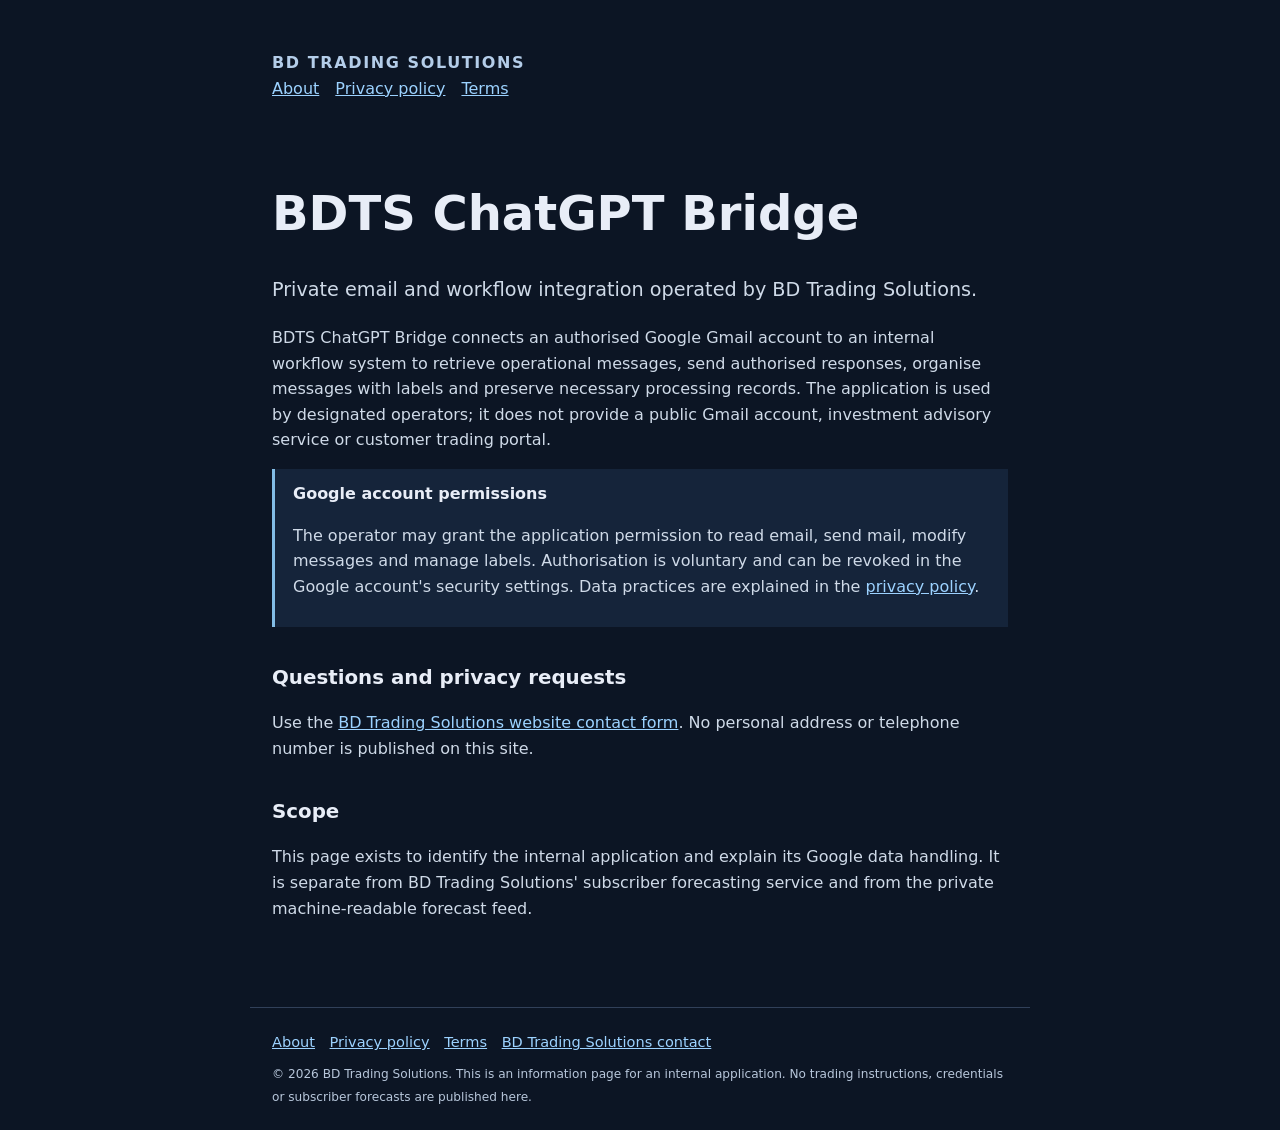
<file: index.html>
<!doctype html>
<html lang="en"><head><meta charset="utf-8"><meta name="viewport" content="width=device-width,initial-scale=1"><meta name="description" content="Private Gmail operational integration operated by BD Trading Solutions."><meta name="robots" content="noindex,nofollow"><title>About | BDTS ChatGPT Bridge</title><link rel="stylesheet" href="/styles.css"></head><body><header><div class="brand">BD Trading Solutions</div><nav aria-label="Main navigation"><a href="/">About</a><a href="/privacy.html">Privacy policy</a><a href="/terms.html">Terms</a></nav></header><main><h1>BDTS ChatGPT Bridge</h1><p class="intro">Private email and workflow integration operated by BD Trading Solutions.</p><p>BDTS ChatGPT Bridge connects an authorised Google Gmail account to an internal workflow system to retrieve operational messages, send authorised responses, organise messages with labels and preserve necessary processing records. The application is used by designated operators; it does not provide a public Gmail account, investment advisory service or customer trading portal.</p><div class="notice"><strong>Google account permissions</strong><p>The operator may grant the application permission to read email, send mail, modify messages and manage labels. Authorisation is voluntary and can be revoked in the Google account's security settings. Data practices are explained in the <a href="/privacy.html">privacy policy</a>.</p></div><h2>Questions and privacy requests</h2><p>Use the <a href="https://bdtradingsolutions.com/">BD Trading Solutions website contact form</a>. No personal address or telephone number is published on this site.</p><h2>Scope</h2><p>This page exists to identify the internal application and explain its Google data handling. It is separate from BD Trading Solutions' subscriber forecasting service and from the private machine-readable forecast feed.</p></main><footer><nav aria-label="Footer"><a href="/">About</a><a href="/privacy.html">Privacy policy</a><a href="/terms.html">Terms</a><a href="https://bdtradingsolutions.com/">BD Trading Solutions contact</a></nav><small>© 2026 BD Trading Solutions. This is an information page for an internal application. No trading instructions, credentials or subscriber forecasts are published here.</small></footer></body></html>
</file>
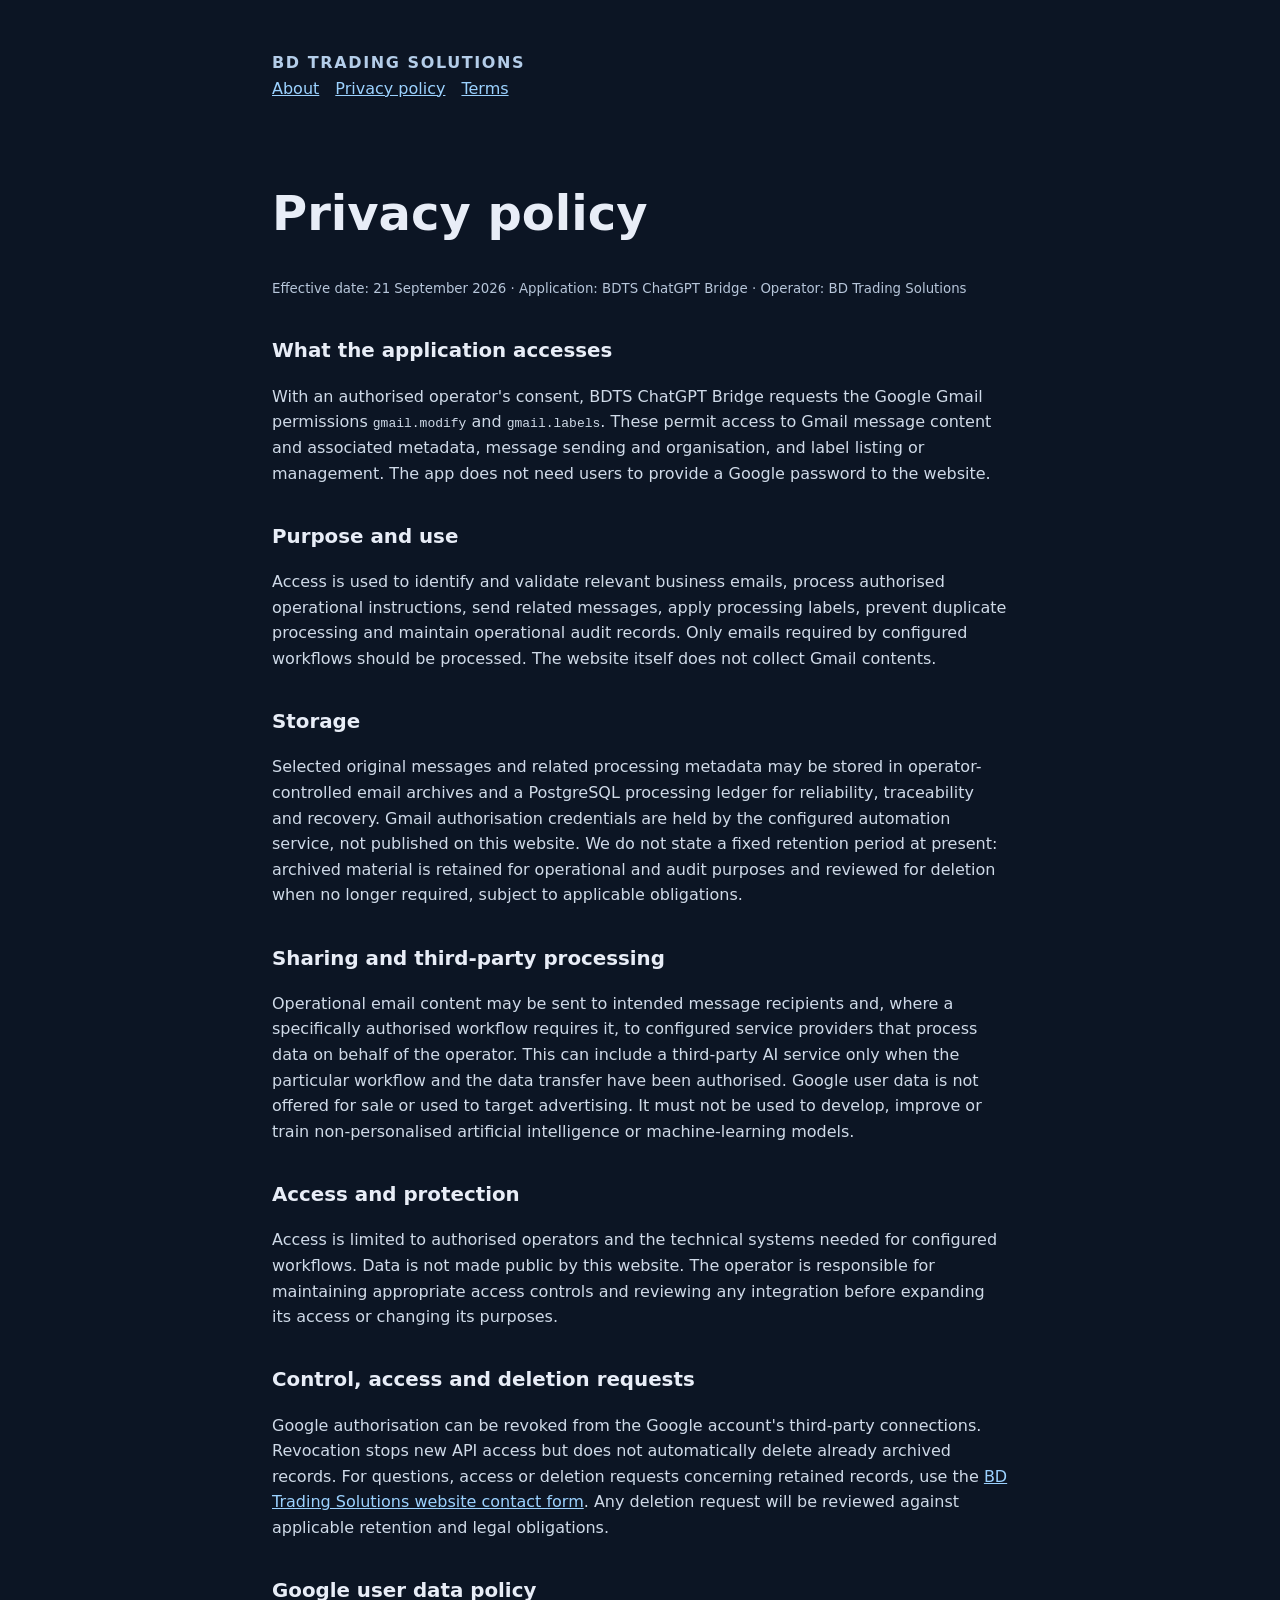
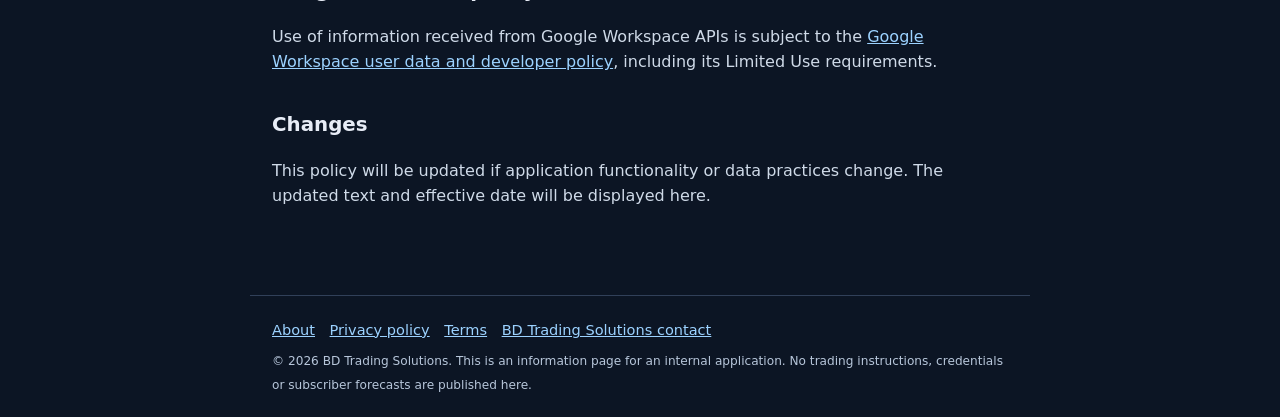
<file: privacy.html>
<!doctype html>
<html lang="en"><head><meta charset="utf-8"><meta name="viewport" content="width=device-width,initial-scale=1"><meta name="description" content="How BDTS ChatGPT Bridge accesses, uses, stores and shares Google Gmail data."><meta name="robots" content="noindex,nofollow"><title>Privacy policy | BDTS ChatGPT Bridge</title><link rel="stylesheet" href="/styles.css"></head><body><header><div class="brand">BD Trading Solutions</div><nav aria-label="Main navigation"><a href="/">About</a><a href="/privacy.html">Privacy policy</a><a href="/terms.html">Terms</a></nav></header><main><h1>Privacy policy</h1><p><small>Effective date: 21 September 2026 · Application: BDTS ChatGPT Bridge · Operator: BD Trading Solutions</small></p><h2>What the application accesses</h2><p>With an authorised operator's consent, BDTS ChatGPT Bridge requests the Google Gmail permissions <code>gmail.modify</code> and <code>gmail.labels</code>. These permit access to Gmail message content and associated metadata, message sending and organisation, and label listing or management. The app does not need users to provide a Google password to the website.</p><h2>Purpose and use</h2><p>Access is used to identify and validate relevant business emails, process authorised operational instructions, send related messages, apply processing labels, prevent duplicate processing and maintain operational audit records. Only emails required by configured workflows should be processed. The website itself does not collect Gmail contents.</p><h2>Storage</h2><p>Selected original messages and related processing metadata may be stored in operator-controlled email archives and a PostgreSQL processing ledger for reliability, traceability and recovery. Gmail authorisation credentials are held by the configured automation service, not published on this website. We do not state a fixed retention period at present: archived material is retained for operational and audit purposes and reviewed for deletion when no longer required, subject to applicable obligations.</p><h2>Sharing and third-party processing</h2><p>Operational email content may be sent to intended message recipients and, where a specifically authorised workflow requires it, to configured service providers that process data on behalf of the operator. This can include a third-party AI service only when the particular workflow and the data transfer have been authorised. Google user data is not offered for sale or used to target advertising. It must not be used to develop, improve or train non-personalised artificial intelligence or machine-learning models.</p><h2>Access and protection</h2><p>Access is limited to authorised operators and the technical systems needed for configured workflows. Data is not made public by this website. The operator is responsible for maintaining appropriate access controls and reviewing any integration before expanding its access or changing its purposes.</p><h2>Control, access and deletion requests</h2><p>Google authorisation can be revoked from the Google account's third-party connections. Revocation stops new API access but does not automatically delete already archived records. For questions, access or deletion requests concerning retained records, use the <a href="https://bdtradingsolutions.com/">BD Trading Solutions website contact form</a>. Any deletion request will be reviewed against applicable retention and legal obligations.</p><h2>Google user data policy</h2><p>Use of information received from Google Workspace APIs is subject to the <a href="https://developers.google.com/workspace/workspace-api-user-data-developer-policy">Google Workspace user data and developer policy</a>, including its Limited Use requirements.</p><h2>Changes</h2><p>This policy will be updated if application functionality or data practices change. The updated text and effective date will be displayed here.</p></main><footer><nav aria-label="Footer"><a href="/">About</a><a href="/privacy.html">Privacy policy</a><a href="/terms.html">Terms</a><a href="https://bdtradingsolutions.com/">BD Trading Solutions contact</a></nav><small>© 2026 BD Trading Solutions. This is an information page for an internal application. No trading instructions, credentials or subscriber forecasts are published here.</small></footer></body></html>
</file>
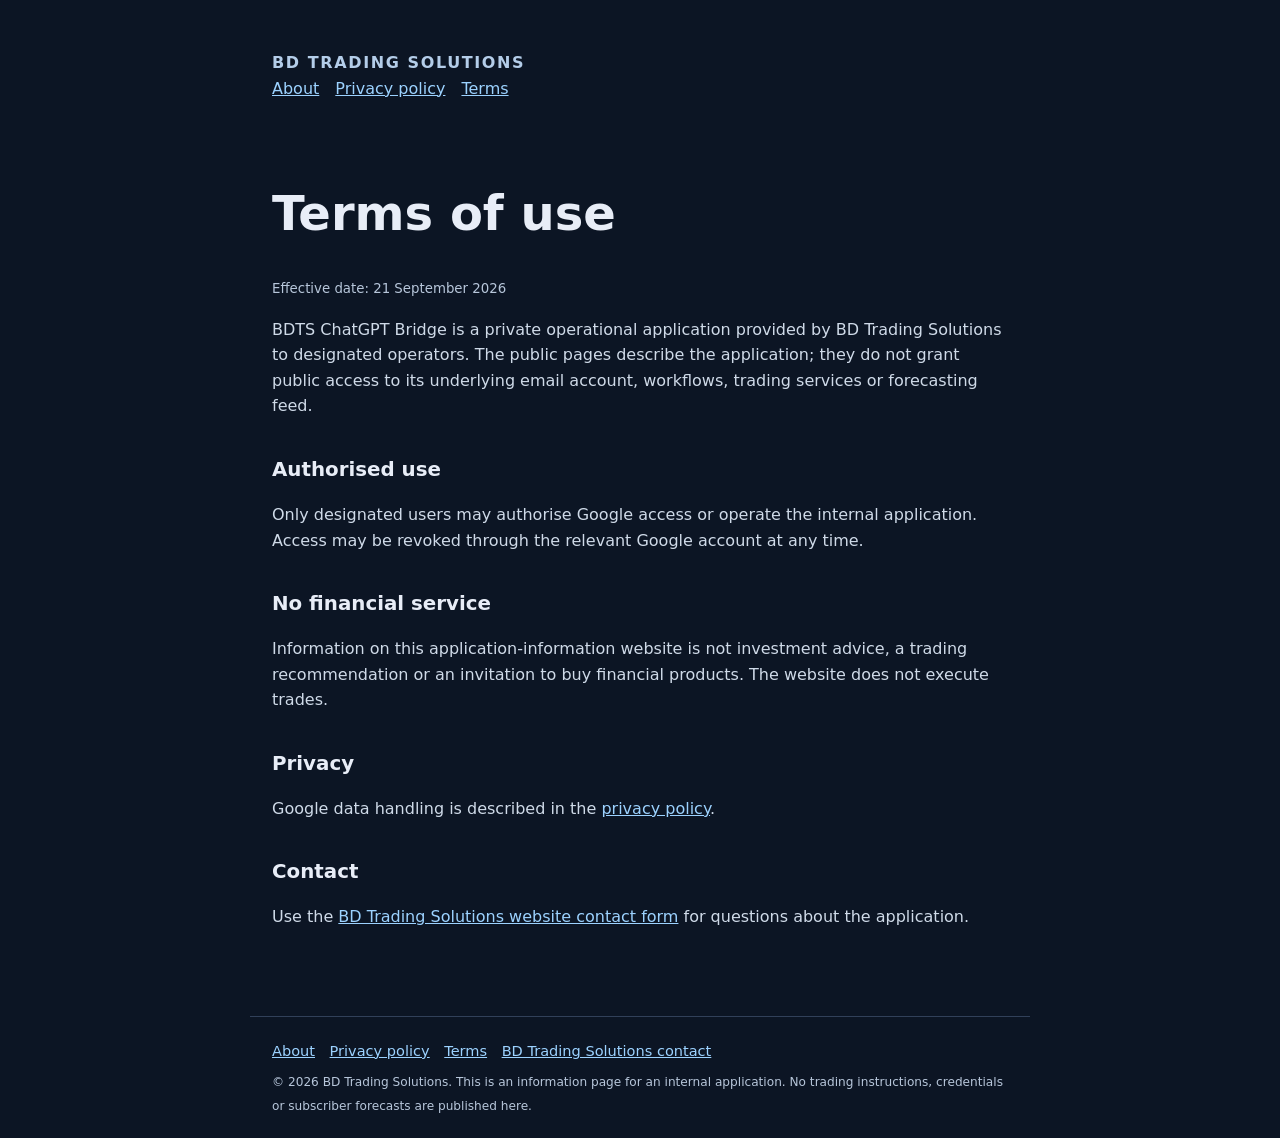
<file: terms.html>
<!doctype html>
<html lang="en"><head><meta charset="utf-8"><meta name="viewport" content="width=device-width,initial-scale=1"><meta name="description" content="Terms of use for the private BDTS ChatGPT Bridge application."><meta name="robots" content="noindex,nofollow"><title>Terms of use | BDTS ChatGPT Bridge</title><link rel="stylesheet" href="/styles.css"></head><body><header><div class="brand">BD Trading Solutions</div><nav aria-label="Main navigation"><a href="/">About</a><a href="/privacy.html">Privacy policy</a><a href="/terms.html">Terms</a></nav></header><main><h1>Terms of use</h1><p><small>Effective date: 21 September 2026</small></p><p>BDTS ChatGPT Bridge is a private operational application provided by BD Trading Solutions to designated operators. The public pages describe the application; they do not grant public access to its underlying email account, workflows, trading services or forecasting feed.</p><h2>Authorised use</h2><p>Only designated users may authorise Google access or operate the internal application. Access may be revoked through the relevant Google account at any time.</p><h2>No financial service</h2><p>Information on this application-information website is not investment advice, a trading recommendation or an invitation to buy financial products. The website does not execute trades.</p><h2>Privacy</h2><p>Google data handling is described in the <a href="/privacy.html">privacy policy</a>.</p><h2>Contact</h2><p>Use the <a href="https://bdtradingsolutions.com/">BD Trading Solutions website contact form</a> for questions about the application.</p></main><footer><nav aria-label="Footer"><a href="/">About</a><a href="/privacy.html">Privacy policy</a><a href="/terms.html">Terms</a><a href="https://bdtradingsolutions.com/">BD Trading Solutions contact</a></nav><small>© 2026 BD Trading Solutions. This is an information page for an internal application. No trading instructions, credentials or subscriber forecasts are published here.</small></footer></body></html>
</file>
<file: styles.css>
*{box-sizing:border-box}html{font-family:system-ui,-apple-system,Segoe UI,Arial,sans-serif;line-height:1.6;color:#e8edf7;background:#0c1524}body{margin:0}header,main,footer{max-width:780px;margin:auto;padding:22px}header{padding-top:50px}h1{font-size:clamp(2rem,5vw,3rem);line-height:1.2}h2{font-size:1.24rem;margin-top:1.75em}p,li{color:#cfdae8}a{color:#9cd2ff}nav a{display:inline-block;margin:0 1em .5em 0}small{color:#b7c6da}.brand{letter-spacing:.1em;text-transform:uppercase;color:#b4cde9;font-weight:700}.intro{font-size:1.2rem}.notice{border-left:3px solid #83bde6;padding:12px 18px;background:#15243a}footer{margin-top:48px;border-top:1px solid #314059;font-size:.91rem}ul{padding-left:25px}a:focus-visible{outline:2px solid #fff}
</file>
